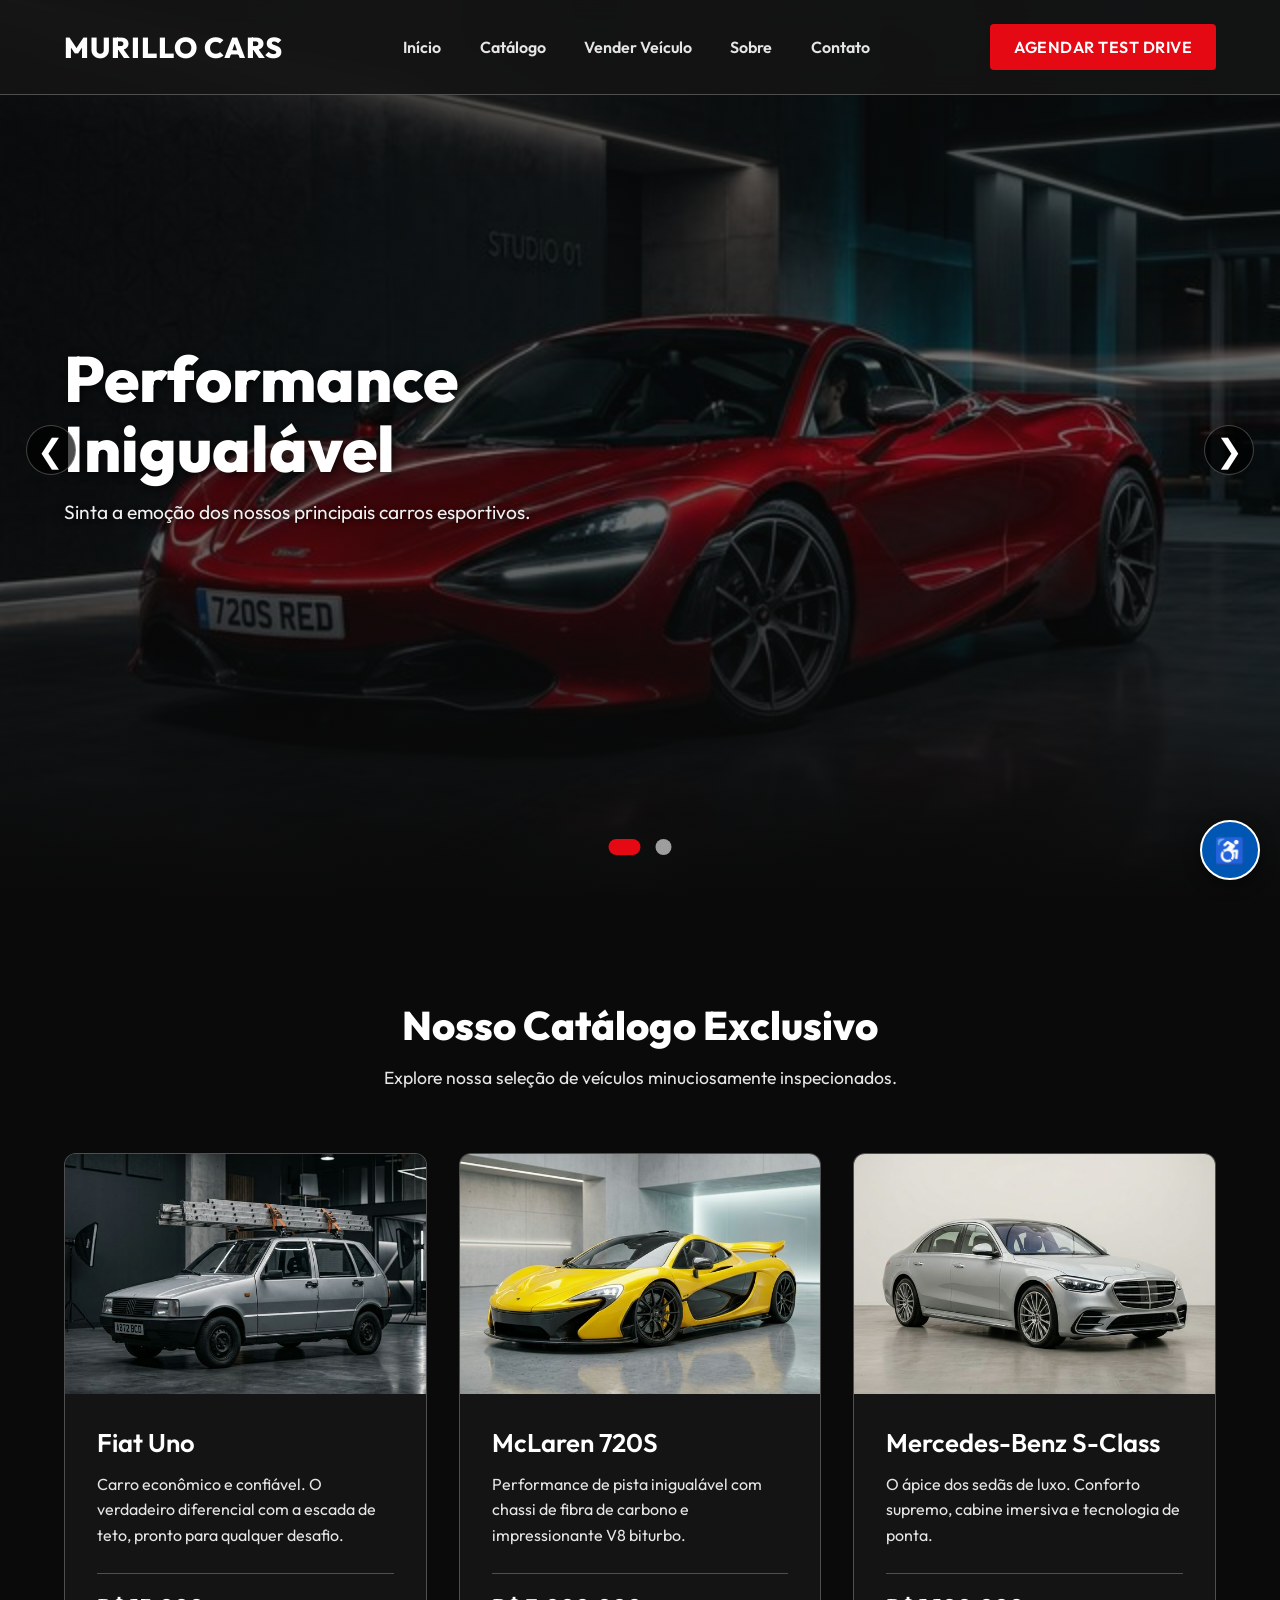
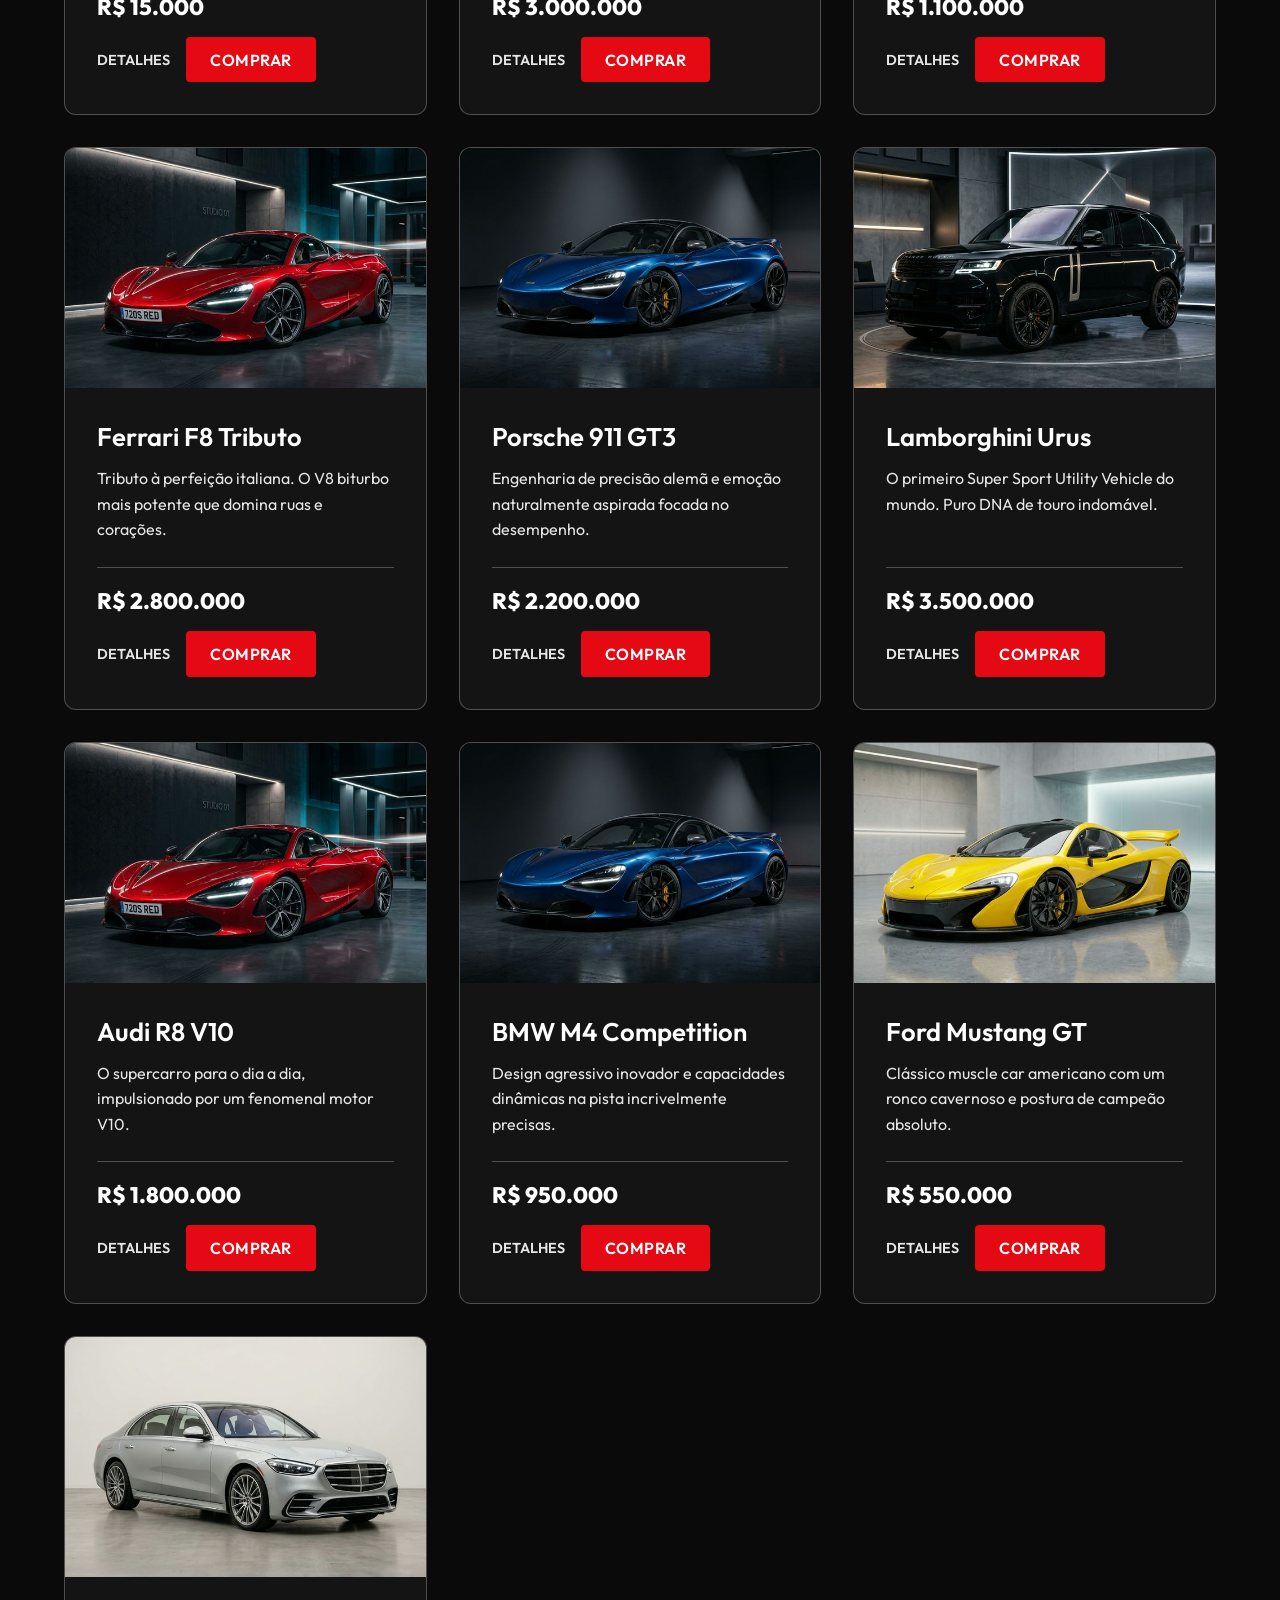
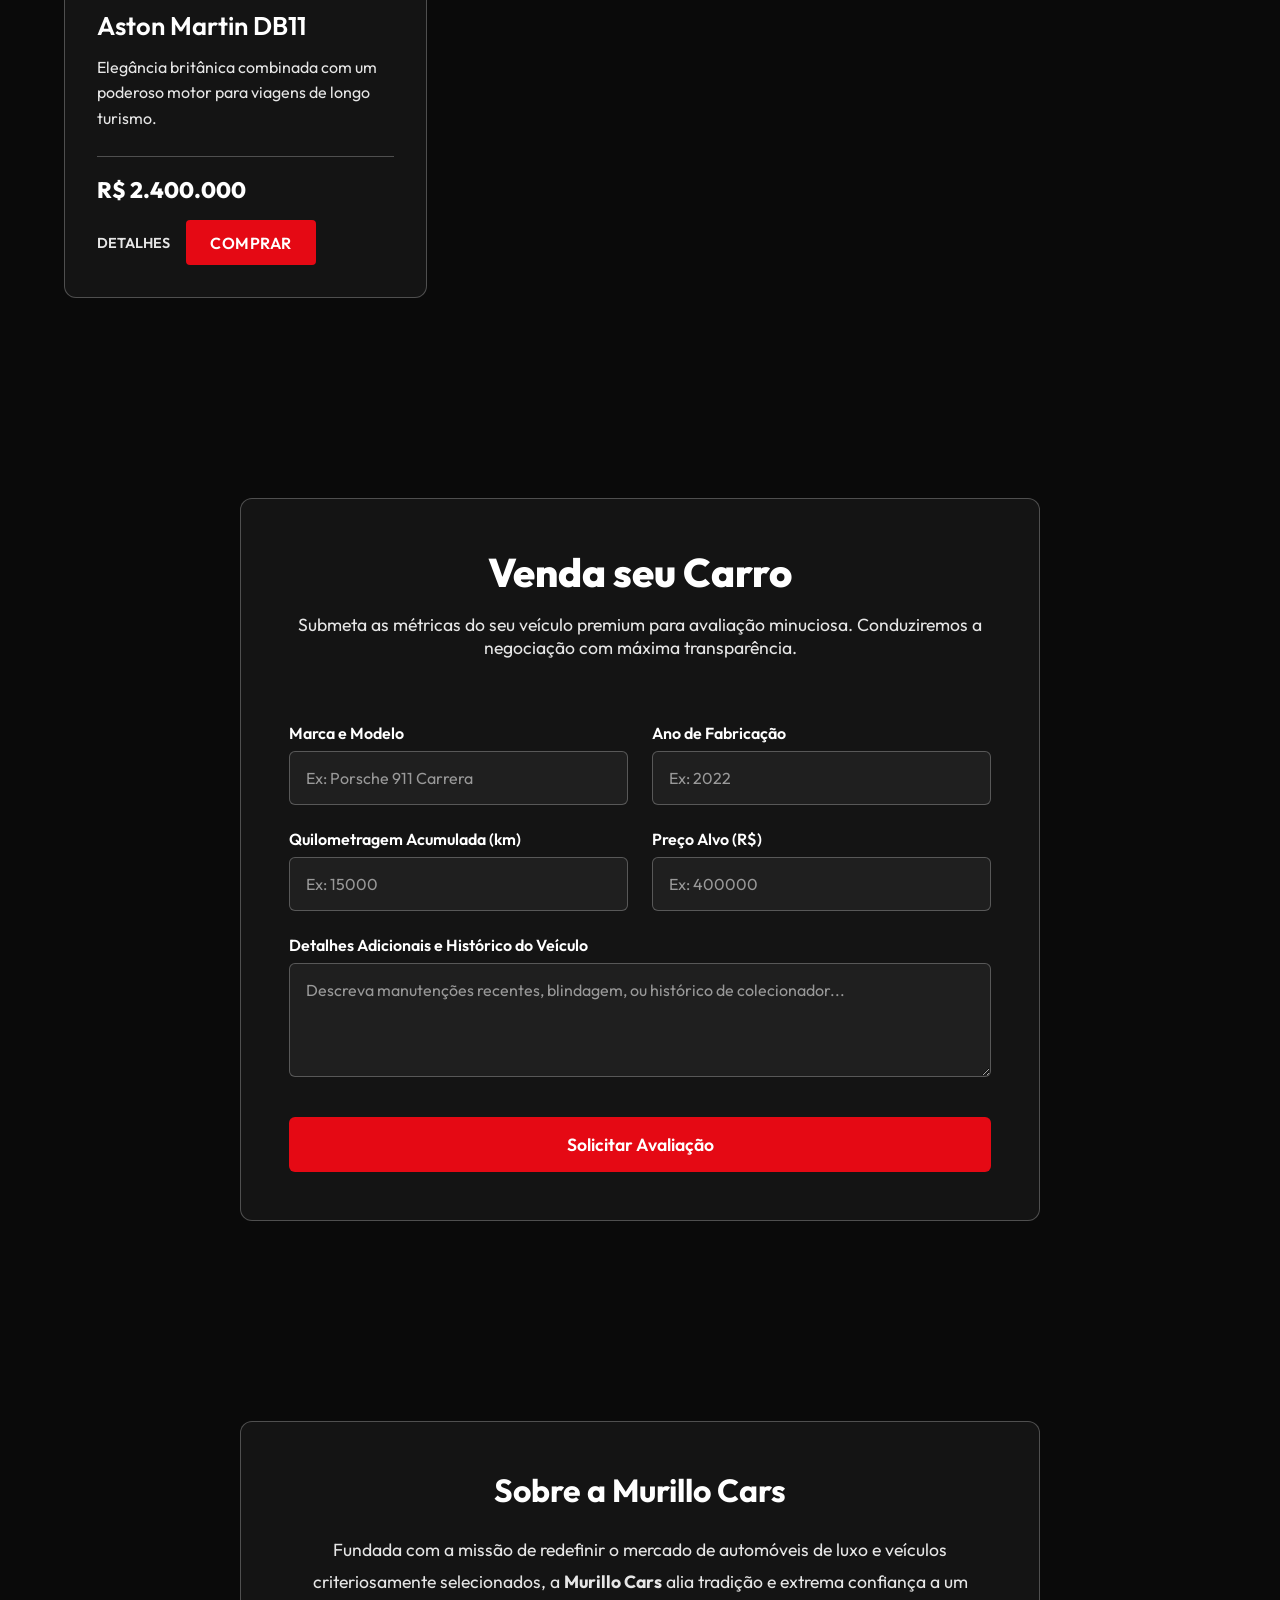
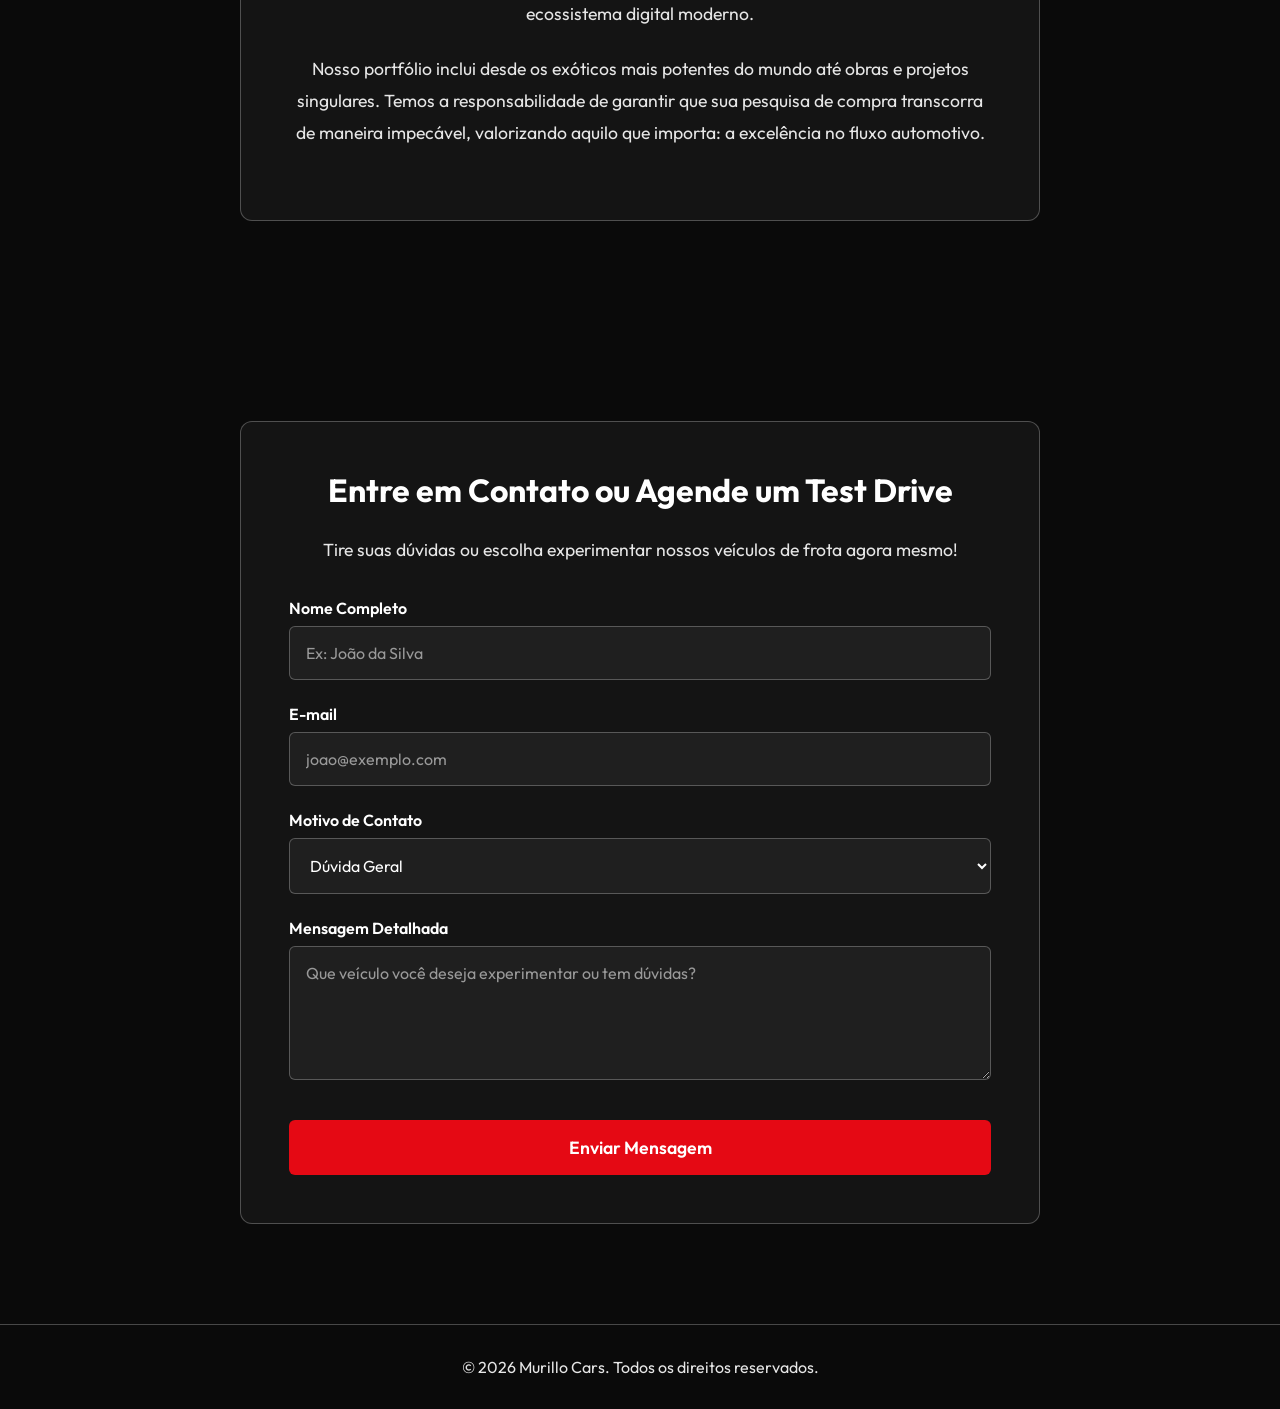
<file: index.html>
<!DOCTYPE html>
<html lang="pt-BR">
<head>
    <meta charset="UTF-8">
    <meta name="viewport" content="width=device-width, initial-scale=1.0">
    <title>Murillo Cars | Veículos Premium</title>
    <meta name="description" content="Descubra carros de luxo e esportivos premium na Murillo Cars.">
    <link rel="preconnect" href="https://fonts.googleapis.com">
    <link rel="preconnect" href="https://fonts.gstatic.com" crossorigin>
    <link href="https://fonts.googleapis.com/css2?family=Outfit:wght@300;400;600;800&display=swap" rel="stylesheet">
    <link rel="stylesheet" href="style.css">
</head>
<body>
    <header class="navbar">
        <div class="logo" aria-hidden="true">Murillo Cars</div>
        <nav aria-label="Menu principal">
            <ul class="nav-links">
                <li><a href="index.html#home">Início</a></li>
                <li><a href="index.html#showroom">Catálogo</a></li>
                <li><a href="index.html#sell">Vender Veículo</a></li>
                <li><a href="index.html#about">Sobre</a></li>
                <li><a href="index.html#contact">Contato</a></li>
            </ul>
        </nav>
        <button id="btn-test-drive" class="cta-button" aria-label="Ir para formulário de agendamento de test drive">Agendar Test Drive</button>
    </header>

    <main>
        <h1 class="visually-hidden">Murillo Cars - Catálogo e Venda de Veículos Premium</h1>

        <section id="home" class="hero" aria-label="Destaques">
            <div class="carousel" id="carousel">
                <article class="slide active">
                    <img src="images/hero1.png" alt="Ferrari vermelha esportiva de luxo em estúdio escuro" class="slide-bg-img">
                    <div class="slide-content">
                        <h2>Performance Inigualável</h2>
                        <p>Sinta a emoção dos nossos principais carros esportivos.</p>
                    </div>
                </article>
                <article class="slide">
                    <img src="images/hero2.png" alt="SUV Lamborghini preta luxuosa em ambiente premium escuro" class="slide-bg-img">
                    <div class="slide-content">
                        <h2>Luxo Redefinido</h2>
                        <p>Domine a estrada com elegância e conforto supremos.</p>
                    </div>
                </article>
                
                <button class="carousel-control prev" id="prevBtn" aria-label="Slide anterior">&#10094;</button>
                <button class="carousel-control next" id="nextBtn" aria-label="Próximo slide">&#10095;</button>
                
                <div class="carousel-indicators" id="indicators" aria-label="Navegação do carrossel">
                    <button class="dot active" aria-label="Exibir slide 1"></button>
                    <button class="dot" aria-label="Exibir slide 2"></button>
                </div>
            </div>
        </section>

        <section id="showroom" class="showroom" aria-label="Catálogo de Veículos">
            <div class="section-header">
                <h2>Nosso Catálogo Exclusivo</h2>
                <p>Explore nossa seleção de veículos minuciosamente inspecionados.</p>
            </div>
            <div class="product-grid" id="catalog-grid" aria-live="polite">
                <!-- Javascript will inject 10 product cards here. -->
            </div>
        </section>

        <section id="sell" class="sell-section" aria-labelledby="sell-title">
            <div class="sell-container">
                <div class="section-header">
                    <h2 id="sell-title">Venda seu Carro</h2>
                    <p>Submeta as métricas do seu veículo premium para avaliação minuciosa. Conduziremos a negociação com máxima transparência.</p>
                </div>
                <form id="sell-form" class="sell-form">
                    <div class="form-row">
                        <div class="form-group">
                            <label for="sell-brand">Marca e Modelo</label>
                            <input type="text" id="sell-brand" required placeholder="Ex: Porsche 911 Carrera" aria-required="true">
                        </div>
                        <div class="form-group">
                            <label for="sell-year">Ano de Fabricação</label>
                            <input type="number" id="sell-year" required min="1950" max="2027" placeholder="Ex: 2022" aria-required="true">
                        </div>
                    </div>
                    <div class="form-row">
                        <div class="form-group">
                            <label for="sell-mileage">Quilometragem Acumulada (km)</label>
                            <input type="number" id="sell-mileage" required min="0" placeholder="Ex: 15000" aria-required="true">
                        </div>
                        <div class="form-group">
                            <label for="sell-price">Preço Alvo (R$)</label>
                            <input type="number" id="sell-price" required min="1000" placeholder="Ex: 400000" aria-required="true">
                        </div>
                    </div>
                    <div class="form-group">
                        <label for="sell-desc">Detalhes Adicionais e Histórico do Veículo</label>
                        <textarea id="sell-desc" rows="4" required placeholder="Descreva manutenções recentes, blindagem, ou histórico de colecionador..." aria-required="true"></textarea>
                    </div>
                    <button type="submit" class="submit-button" aria-label="Enviar formulário de repasse do carro">Solicitar Avaliação</button>
                </form>
            </div>
        </section>

        <section id="about" class="about" aria-labelledby="about-title">
            <div class="about-container">
                <h2 id="about-title">Sobre a Murillo Cars</h2>
                <p>
                    Fundada com a missão de redefinir o mercado de automóveis de luxo e veículos criteriosamente selecionados, 
                    a <strong>Murillo Cars</strong> alia tradição e extrema confiança a um ecossistema digital moderno.
                </p>
                <p>
                    Nosso portfólio inclui desde os exóticos mais potentes do mundo até obras e projetos singulares. 
                    Temos a responsabilidade de garantir que sua pesquisa de compra transcorra de maneira impecável, valorizando 
                    aquilo que importa: a excelência no fluxo automotivo.
                </p>
            </div>
        </section>

        <section id="contact" class="contact" aria-labelledby="contact-title">
            <div class="contact-container">
                <h2 id="contact-title">Entre em Contato ou Agende um Test Drive</h2>
                <p>Tire suas dúvidas ou escolha experimentar nossos veículos de frota agora mesmo!</p>
                
                <form id="contact-form" class="contact-form">
                    <div class="form-group">
                        <label for="name">Nome Completo</label>
                        <input type="text" id="name" name="name" required placeholder="Ex: João da Silva" aria-required="true">
                    </div>
                    
                    <div class="form-group">
                        <label for="email">E-mail</label>
                        <input type="email" id="email" name="email" required placeholder="joao@exemplo.com" aria-required="true">
                    </div>
                    
                    <div class="form-group">
                        <label for="subject">Motivo de Contato</label>
                        <select id="subject" name="subject" required aria-required="true">
                            <option value="duvida">Dúvida Geral</option>
                            <option value="compra">Interesse em Comprar</option>
                            <option value="testdrive">Agendar Test Drive</option>
                        </select>
                    </div>

                    <div class="form-group">
                        <label for="message">Mensagem Detalhada</label>
                        <textarea id="message" name="message" rows="5" required placeholder="Que veículo você deseja experimentar ou tem dúvidas?" aria-required="true"></textarea>
                    </div>

                    <button type="submit" class="submit-button" aria-label="Enviar sua mensagem de contato">Enviar Mensagem</button>
                </form>
            </div>
        </section>
    </main>

    <footer class="footer">
        <p>&copy; 2026 Murillo Cars. Todos os direitos reservados.</p>
    </footer>

    <!-- Widget de Acessibilidade Universal -->
    <div class="a11y-widget" aria-label="Controles Universais de Acessibilidade">
        <button id="a11y-toggle" class="a11y-toggle-btn" aria-expanded="false" aria-controls="a11y-panel" aria-label="Abrir Menu de Acessibilidade">
            <span aria-hidden="true" style="font-size:1.6rem">♿</span>
        </button>
        <div id="a11y-panel" class="a11y-panel" aria-hidden="true">
            <h3>Acessibilidade Universal</h3>
            <button id="btn-increase-text" class="a11y-btn" aria-pressed="false">Texto Maior (+)</button>
            <button id="btn-decrease-text" class="a11y-btn" aria-pressed="false">Texto Menor (-)</button>
            <button id="btn-high-contrast" class="a11y-btn" aria-pressed="false">Alto Contraste Visual</button>
            <button id="btn-dyslexic" class="a11y-btn" aria-pressed="false">Fonte Amigável para Dislexia</button>
        </div>
    </div>

    <script src="script.js"></script>
</body>
</html>
</file>
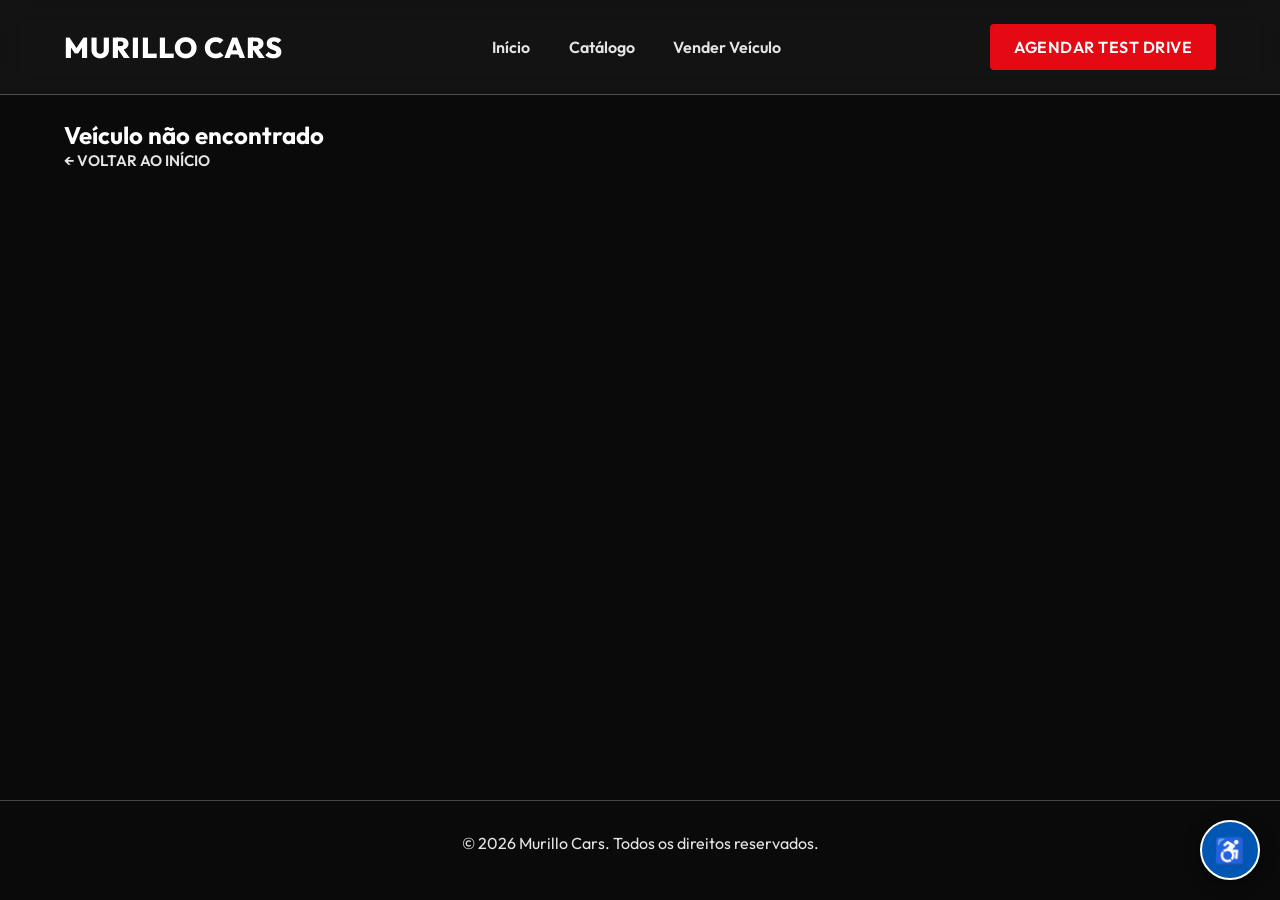
<file: details.html>
<!DOCTYPE html>
<html lang="pt-BR">
<head>
    <meta charset="UTF-8">
    <meta name="viewport" content="width=device-width, initial-scale=1.0">
    <title>Detalhes do Veículo | Murillo Cars</title>
    <link rel="preconnect" href="https://fonts.googleapis.com">
    <link rel="preconnect" href="https://fonts.gstatic.com" crossorigin>
    <link href="https://fonts.googleapis.com/css2?family=Outfit:wght@300;400;600;800&display=swap" rel="stylesheet">
    <link rel="stylesheet" href="style.css">
</head>
<body>
    <header class="navbar">
        <div class="logo" aria-hidden="true">Murillo Cars</div>
        <nav aria-label="Menu principal">
            <ul class="nav-links">
                <li><a href="index.html#home">Início</a></li>
                <li><a href="index.html#showroom">Catálogo</a></li>
                <li><a href="index.html#sell">Vender Veículo</a></li>
            </ul>
        </nav>
        <a href="index.html#contact" class="cta-button" aria-label="Voltar para a home e agendar test drive">Agendar Test Drive</a>
    </header>

    <main class="details-page">
        <!-- H1 oculto obrigatório por padrão Acessível -->
        <h1 class="visually-hidden">Visualização Detalhada do Veículo</h1>
        <section class="details-container" id="car-details" aria-live="polite">
            <p>Carregando detalhes do veículo...</p>
        </section>
    </main>

    <footer class="footer">
        <p>&copy; 2026 Murillo Cars. Todos os direitos reservados.</p>
    </footer>

    <!-- Widget de Acessibilidade Universal -->
    <div class="a11y-widget" aria-label="Controles Universais de Acessibilidade">
        <button id="a11y-toggle" class="a11y-toggle-btn" aria-expanded="false" aria-controls="a11y-panel" aria-label="Abrir Menu de Acessibilidade">
            <span aria-hidden="true" style="font-size:1.6rem">♿</span>
        </button>
        <div id="a11y-panel" class="a11y-panel" aria-hidden="true">
            <h3>Acessibilidade Universal</h3>
            <button id="btn-increase-text" class="a11y-btn" aria-pressed="false">Texto Maior (+)</button>
            <button id="btn-decrease-text" class="a11y-btn" aria-pressed="false">Texto Padrão</button>
            <button id="btn-high-contrast" class="a11y-btn" aria-pressed="false">Alto Contraste Visual</button>
            <button id="btn-dyslexic" class="a11y-btn" aria-pressed="false">Fonte Amigável para Dislexia</button>
        </div>
    </div>

    <script src="script.js"></script>
</body>
</html>
</file>
<file: style.css>
:root {
    --bg-dark: #0a0a0a;
    --bg-card: #141414;
    --text-primary: #ffffff;
    --text-secondary: #e6e6e6; /* Improved contrast ratio significantly for WCAG AAA */
    --accent: #e50914;
    --accent-hover: #f40612;
    --focus-ring: #ffffff; /* Make focus highly visible */
    --glass-bg: rgba(20, 20, 20, 0.9);
    --glass-border: rgba(255, 255, 255, 0.25);
}

* {
    margin: 0;
    padding: 0;
    box-sizing: border-box;
    font-family: 'Outfit', sans-serif;
}

html {
    scroll-behavior: smooth;
    background-color: var(--bg-dark);
    color: var(--text-primary);
}

/* Accessibility: Focus styles */
*:focus-visible {
    outline: 3px solid var(--focus-ring) !important;
    outline-offset: 4px;
    border-radius: 4px;
}

.visually-hidden {
    position: absolute;
    width: 1px;
    height: 1px;
    padding: 0;
    margin: -1px;
    overflow: hidden;
    clip: rect(0, 0, 0, 0);
    white-space: nowrap;
    border: 0;
}

a {
    color: var(--text-secondary);
    text-decoration: none;
    transition: color 0.3s ease;
}
a:hover { color: var(--text-primary); }

.navbar {
    position: fixed;
    top: 0;
    width: 100%;
    display: flex;
    justify-content: space-between;
    align-items: center;
    padding: 1.5rem 5%;
    background: var(--glass-bg);
    backdrop-filter: blur(12px);
    -webkit-backdrop-filter: blur(12px);
    border-bottom: 1px solid var(--glass-border);
    z-index: 1000;
}

.logo {
    font-size: 1.8rem;
    font-weight: 800;
    letter-spacing: 1px;
    text-transform: uppercase;
    color: var(--text-primary);
}

.nav-links {
    display: flex;
    list-style: none;
    gap: 2rem;
}

.nav-links a {
    font-weight: 600;
    font-size: 1rem;
    position: relative;
    padding: 0.2rem; /* Improves touch target slightly */
}

.nav-links a::after {
    content: '';
    position: absolute;
    width: 0%;
    height: 2px;
    bottom: -4px;
    left: 0;
    background-color: var(--accent);
    transition: width 0.3s ease;
}

.nav-links a:hover::after, .nav-links a:focus-visible::after { width: 100%; }

.cta-button, .buy-button {
    background-color: var(--accent);
    color: white;
    padding: 0.8rem 1.5rem;
    border: none;
    border-radius: 4px;
    font-weight: 600;
    font-size: 1rem;
    cursor: pointer;
    transition: all 0.3s ease;
    text-transform: uppercase;
    letter-spacing: 0.5px;
    display: inline-flex;
    justify-content: center;
    align-items: center;
}

.cta-button:hover, .buy-button:hover, .submit-button:hover {
    background-color: var(--accent-hover);
    transform: translateY(-2px);
    box-shadow: 0 4px 15px rgba(229, 9, 20, 0.4);
    color: white;
}

.hero {
    position: relative;
    height: 100vh;
    width: 100%;
    overflow: hidden;
    background: #000;
}

.slide {
    position: absolute;
    top: 0;
    left: 0;
    width: 100%;
    height: 100%;
    opacity: 0;
    transition: opacity 0.8s ease-in-out;
    display: flex;
    align-items: center;
    justify-content: center;
}

.slide.active { opacity: 1; z-index: 5; }

.slide-bg-img {
    position: absolute;
    width: 100%;
    height: 100%;
    object-fit: cover;
    z-index: 1;
}

.slide::before {
    content: '';
    position: absolute;
    top: 0;
    left: 0;
    width: 100%;
    height: 100%;
    background: linear-gradient(to top, rgba(10,10,10,1) 0%, rgba(10,10,10,0.5) 50%, rgba(10,10,10,0.8) 100%);
    z-index: 2;
}

.slide-content {
    position: relative;
    max-width: 600px;
    z-index: 10;
    transform: translateY(20px);
    opacity: 0;
    transition: all 0.8s ease-out 0.3s;
    text-align: left;
    margin-right: auto;
    margin-left: 5%;
}

.slide.active .slide-content {
    transform: translateY(0);
    opacity: 1;
}

.slide-content h2 {
    font-size: 4rem;
    font-weight: 800;
    margin-bottom: 1rem;
    text-shadow: 2px 2px 10px rgba(0,0,0,0.7);
    line-height: 1.1;
    color: #fff;
}

.slide-content p {
    font-size: 1.2rem;
    color: #f1f1f1;
    margin-bottom: 2rem;
    text-shadow: 1px 1px 5px rgba(0,0,0,0.7);
}

.carousel-control {
    position: absolute;
    top: 50%;
    transform: translateY(-50%);
    background: rgba(0,0,0,0.7);
    border: 1px solid var(--glass-border);
    color: white;
    font-size: 2rem;
    width: 50px;
    height: 50px;
    border-radius: 50%;
    cursor: pointer;
    z-index: 20;
    display: flex;
    justify-content: center;
    align-items: center;
    transition: all 0.3s ease;
}

.carousel-control:hover, .carousel-control:focus-visible {
    background: var(--accent);
    border-color: var(--accent);
}

.prev { left: 2%; }
.next { right: 2%; }

.carousel-indicators {
    position: absolute;
    bottom: 5%;
    left: 50%;
    transform: translateX(-50%);
    display: flex;
    gap: 15px; /* Spaced out for touchscreen ease */
    z-index: 20;
}

.dot {
    width: 16px;
    height: 16px;
    border-radius: 50%;
    background: rgba(255,255,255,0.6);
    cursor: pointer;
    border: none;
    transition: all 0.3s ease;
}

.dot.active {
    background: var(--accent);
    width: 32px;
    border-radius: 8px;
}

.showroom, .about, .contact {
    padding: 100px 5%;
    background: var(--bg-dark);
}

.section-header {
    text-align: center;
    margin-bottom: 4rem;
}

.section-header h2 {
    font-size: 2.5rem;
    font-weight: 800;
    margin-bottom: 1rem;
    color: #fff;
}

.section-header p {
    color: var(--text-secondary);
    font-size: 1.1rem;
}

/* About & Contact Styles */
.about-container, .contact-container {
    max-width: 800px;
    margin: 0 auto;
    text-align: center;
    background: var(--bg-card);
    padding: 3rem;
    border-radius: 12px;
    border: 1px solid var(--glass-border);
}

.about-container h2, .contact-container h2 {
    font-size: 2rem;
    margin-bottom: 1.5rem;
    color: #fff;
}

.about-container p, .contact-container p {
    font-size: 1.1rem;
    color: var(--text-secondary);
    line-height: 1.8;
    margin-bottom: 1.5rem;
}

/* Contact Form CSS */
.contact-form {
    text-align: left;
    margin-top: 2rem;
}

.form-group {
    margin-bottom: 1.5rem;
    display: flex;
    flex-direction: column;
}

.form-group label {
    font-weight: 600;
    margin-bottom: 0.5rem;
    color: var(--text-primary);
}

.form-group input, .form-group select, .form-group textarea {
    padding: 1rem;
    border-radius: 6px;
    border: 1px solid var(--glass-border);
    background: rgba(255,255,255,0.05);
    color: var(--text-primary);
    font-family: inherit;
    font-size: 1rem;
    transition: border-color 0.3s ease;
}

.form-group input::placeholder, .form-group textarea::placeholder {
    color: #999;
}

.form-group input:focus, .form-group select:focus, .form-group textarea:focus {
    outline: none;
    border-color: var(--focus-ring);
    background: rgba(255,255,255,0.1);
}

.submit-button {
    background-color: var(--accent);
    color: white;
    padding: 1rem 2rem;
    border: none;
    border-radius: 6px;
    font-weight: 600;
    font-size: 1.1rem;
    cursor: pointer;
    transition: all 0.3s ease;
    width: 100%;
    margin-top: 1rem;
}

/* Products */
.product-grid {
    display: grid;
    grid-template-columns: repeat(auto-fit, minmax(320px, 1fr));
    gap: 2rem;
}

.product-card {
    background: var(--bg-card);
    border-radius: 12px;
    overflow: hidden;
    border: 1px solid var(--glass-border);
    transition: transform 0.4s ease, box-shadow 0.4s ease;
    display: flex;
    flex-direction: column;
}

.product-card:hover {
    transform: translateY(-10px);
    box-shadow: 0 15px 30px rgba(0,0,0,0.6);
    border-color: rgba(255,255,255,0.4);
}

.card-image {
    width: 100%;
    height: 240px;
    overflow: hidden;
}

.card-image img {
    width: 100%;
    height: 100%;
    object-fit: cover;
    transition: transform 0.6s ease;
}

.product-card:hover .card-image img {
    transform: scale(1.08);
}

.card-details {
    padding: 2rem;
    flex-grow: 1;
    display: flex;
    flex-direction: column;
}

.card-details h3 {
    font-size: 1.6rem;
    margin-bottom: 0.8rem;
    font-weight: 600;
    color: #fff;
}

.card-details .description {
    color: var(--text-secondary);
    font-size: 1rem;
    line-height: 1.6;
    margin-bottom: 1.5rem;
    flex-grow: 1;
}

.price-row {
    display: flex;
    justify-content: space-between;
    align-items: center;
    flex-wrap: wrap;
    gap: 1rem;
    border-top: 1px solid var(--glass-border);
    padding-top: 1.2rem;
    margin-top: auto;
}

.price-row .price {
    font-size: 1.4rem;
    font-weight: 800;
    color: #fff;
}

.card-actions {
    display: flex;
    gap: 1rem;
    align-items: center;
    flex-wrap: wrap;
}

.details-link {
    font-weight: 600;
    text-transform: uppercase;
    font-size: 0.9rem;
    color: var(--text-secondary);
}

.details-link:hover {
    color: var(--accent);
}

.purchase-btn-large {
    font-size: 1.1rem;
    padding: 1rem 2rem;
}

.details-page {
    padding: 120px 5% 60px;
    min-height: calc(100vh - 100px);
}

.details-layout {
    display: grid;
    grid-template-columns: 1fr 1fr;
    gap: 4rem;
    align-items: center;
    background: var(--bg-card);
    padding: 3rem;
    border-radius: 16px;
    border: 1px solid var(--glass-border);
}

.details-image-wrapper {
    width: 100%;
    border-radius: 12px;
    overflow: hidden;
    box-shadow: 0 10px 30px rgba(0,0,0,0.5);
}

.details-main-img {
    width: 100%;
    display: block;
    object-fit: cover;
}

.details-info h2 {
    font-size: 3rem;
    margin-bottom: 1rem;
    color: #fff;
}

.details-desc {
    font-size: 1.2rem;
    color: var(--text-secondary);
    line-height: 1.8;
    margin-bottom: 2rem;
}

.details-price {
    font-size: 2.5rem;
    font-weight: 800;
    color: var(--accent);
    margin-bottom: 2.5rem;
}

.details-actions {
    display: flex;
    gap: 1.5rem;
    align-items: center;
}

.back-link {
    font-weight: 600;
    text-transform: uppercase;
    font-size: 0.95rem;
    color: var(--text-secondary);
    padding: 0.8rem 0;
}

.back-link:hover { color: var(--accent); }

.footer {
    padding: 2rem 5%;
    text-align: center;
    color: var(--text-secondary);
    border-top: 1px solid var(--glass-border);
}

/* Simulator Styles */
.simulator-container {
    margin-top: 3rem;
    padding: 2rem;
    background: rgba(255, 255, 255, 0.03);
    border: 1px solid var(--glass-border);
    border-radius: 12px;
}

.simulator-container h3 {
    margin-bottom: 1.5rem;
    font-size: 1.5rem;
    color: #fff;
    border-bottom: 2px solid var(--accent);
    padding-bottom: 0.5rem;
    display: inline-block;
}

.simulator-form .form-group {
    margin-bottom: 1.2rem;
}

.simulator-form input, .simulator-form select {
    width: 100%;
}

.simulator-result {
    margin-top: 2rem;
    padding: 1.5rem;
    background: rgba(229, 9, 20, 0.1);
    border-left: 4px solid var(--accent);
    border-radius: 0 8px 8px 0;
    animation: fadeIn 0.5s ease-in-out;
}

.simulator-result h4 {
    color: var(--text-secondary);
    font-size: 1rem;
    text-transform: uppercase;
    letter-spacing: 1px;
    margin-bottom: 0.5rem;
}

.simulator-result .result-value {
    font-size: 2.5rem;
    font-weight: 800;
    color: #fff;
    margin-bottom: 0.5rem;
}

.simulator-result .result-value:focus-visible {
    outline: none; /* Already naturally prominent, but handled gracefully */
}

.simulator-result .result-feedback {
    font-size: 0.9rem;
    color: var(--text-secondary);
}

@keyframes fadeIn {
    from { opacity: 0; transform: translateY(-10px); }
    to { opacity: 1; transform: translateY(0); }
}

/* Sell Section */
.sell-section { padding: 100px 5%; background: var(--bg-dark); }
.sell-container { max-width: 800px; margin: 0 auto; background: var(--bg-card); padding: 3rem; border-radius: 12px; border: 1px solid var(--glass-border); }
.sell-form { text-align: left; margin-top: 2rem; }
.form-row { display: flex; gap: 1.5rem; width: 100%; }
.form-row .form-group { flex: 1; }

@media (max-width: 768px) {
    .form-row { flex-direction: column; gap: 0; }
}

/* Accessibility Widget */
.a11y-widget {
    position: fixed;
    bottom: 20px;
    right: 20px;
    z-index: 9999;
}
.a11y-toggle-btn {
    background: #0056b3;
    color: white;
    border: 2px solid white;
    border-radius: 50%;
    width: 60px;
    height: 60px;
    cursor: pointer;
    box-shadow: 0 4px 15px rgba(0,0,0,0.5);
    display: flex;
    justify-content: center;
    align-items: center;
    transition: transform 0.3s ease;
}
.a11y-toggle-btn:hover, .a11y-toggle-btn:focus-visible {
    transform: scale(1.1);
    background: #004085;
    outline: 3px solid #fff;
    outline-offset: 4px;
}
.a11y-panel {
    position: absolute;
    bottom: 75px;
    right: 0;
    background: var(--bg-card);
    border: 2px solid var(--glass-border);
    border-radius: 12px;
    padding: 1.5rem;
    width: 270px;
    display: none;
    flex-direction: column;
    gap: 0.8rem;
    box-shadow: 0 10px 30px rgba(0,0,0,0.7);
}
.a11y-panel h3 { color: var(--text-primary); font-size: 1.2rem; margin-bottom: 0.5rem; text-align: center; border-bottom: 1px solid var(--glass-border); padding-bottom: 0.5rem; }
.a11y-btn {
    background: rgba(255,255,255,0.1);
    color: var(--text-primary);
    border: 1px solid rgba(255,255,255,0.3);
    padding: 0.8rem;
    border-radius: 6px;
    cursor: pointer;
    font-weight: 600;
    transition: background 0.3s;
    text-align: center;
}
.a11y-btn:hover, .a11y-btn:focus-visible, .a11y-btn[aria-pressed="true"] { background: rgba(255,255,255,0.25); border-color: var(--accent); }

/* Global A11y Classes */
html.a11y-large-text {
    font-size: 115%;
}

html.a11y-high-contrast {
    --bg-dark: #000000;
    --bg-card: #000000;
    --text-primary: #ffff00;
    --text-secondary: #ffffff;
    --accent: #ffff00;
    --accent-hover: #cccc00;
    --glass-bg: #000000;
    --glass-border: #ffff00;
}
html.a11y-high-contrast body { background-color: var(--bg-dark); color: var(--text-primary); }
html.a11y-high-contrast .buy-button, html.a11y-high-contrast .cta-button, html.a11y-high-contrast .submit-button {
    background: #ffff00;
    color: #000;
    border: 2px solid #000;
    font-weight: 900;
}
html.a11y-high-contrast .a11y-toggle-btn { background: #ffff00; color: #000; border-color: #000; }

html.a11y-dyslexic {
    font-family: 'Comic Sans MS', 'Comic Sans', 'Trebuchet MS', 'Arial', sans-serif !important;
    letter-spacing: 0.12em !important;
    word-spacing: 0.3em !important;
    line-height: 1.8 !important;
}

@media (max-width: 992px) {
    .details-layout {
        grid-template-columns: 1fr;
        gap: 2rem;
        padding: 2rem;
    }
    .details-info h2 { font-size: 2.2rem; }
}

@media (max-width: 768px) {
    .nav-links { display: none; }
    .slide-content h2 { font-size: 2.5rem; }
    .slide-content p { font-size: 1rem; }
    .details-actions { flex-direction: column; align-items: stretch; text-align: center; }
}
</file>
